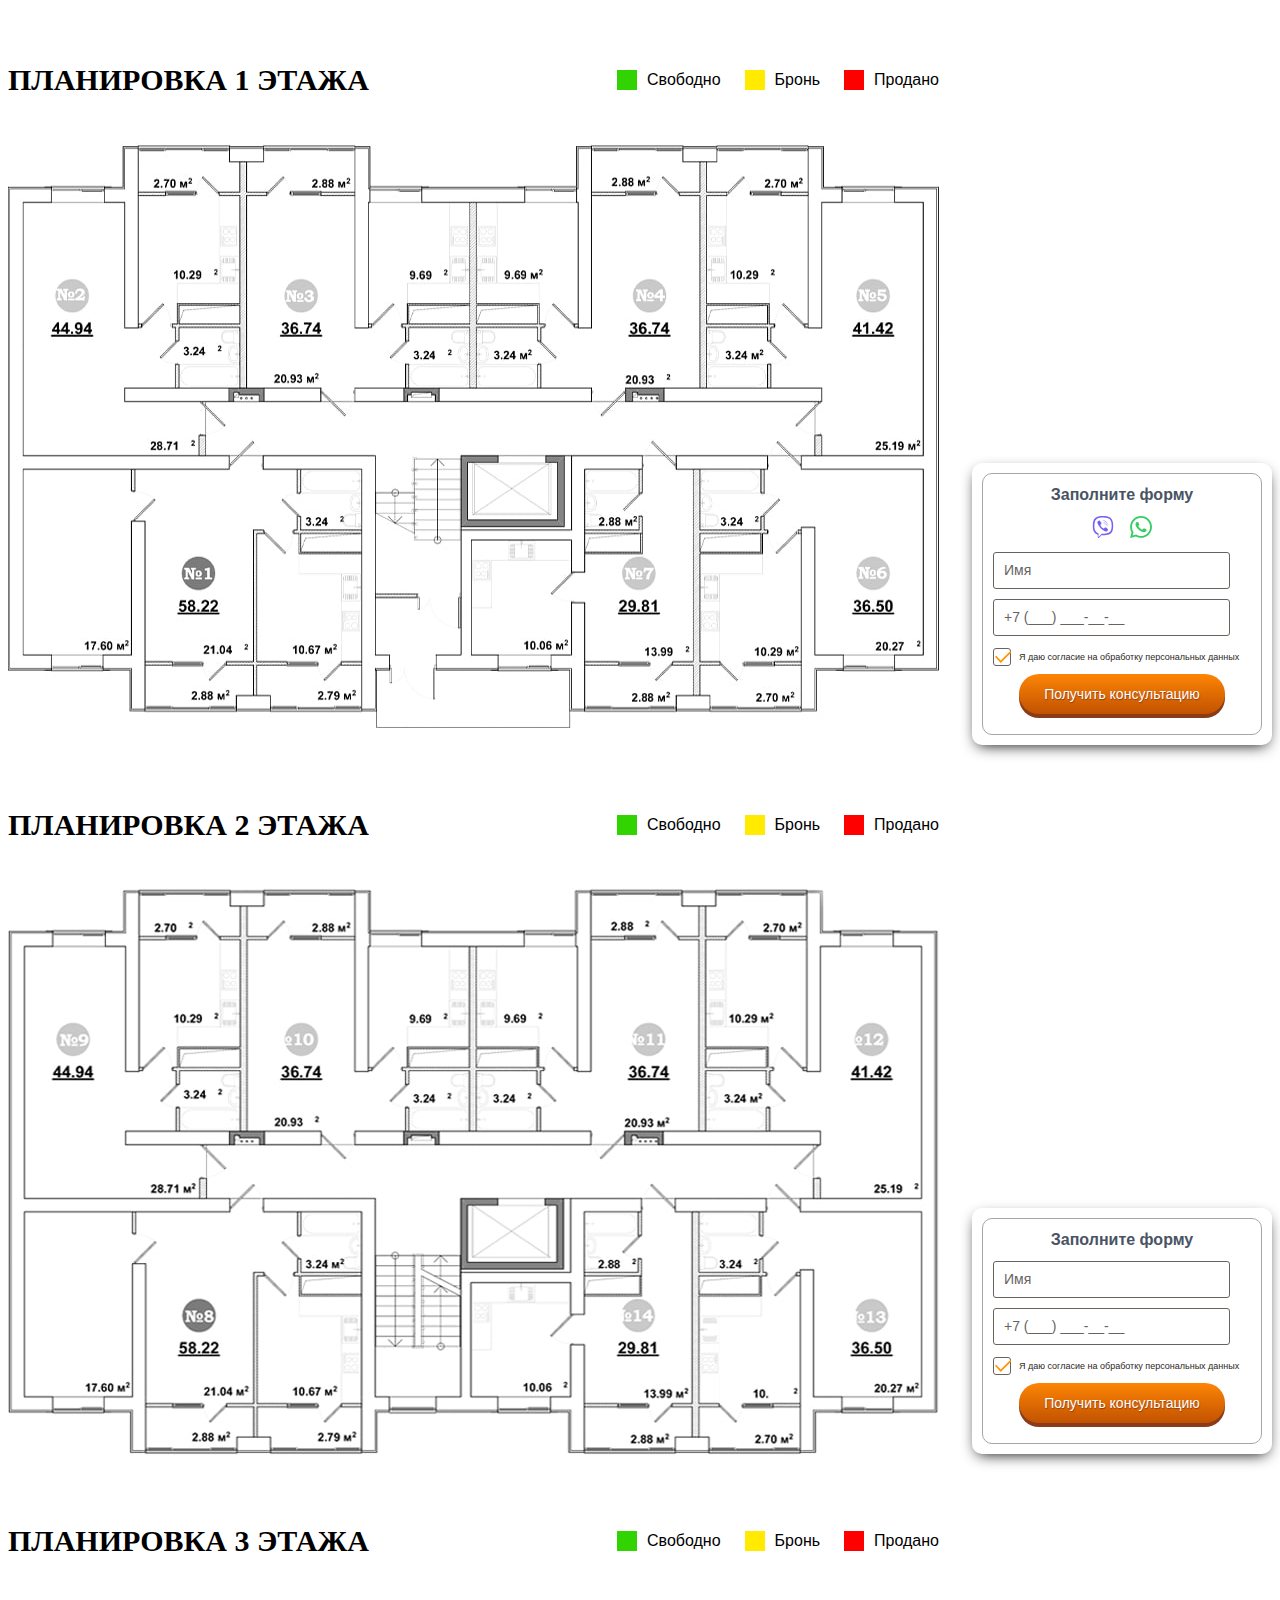
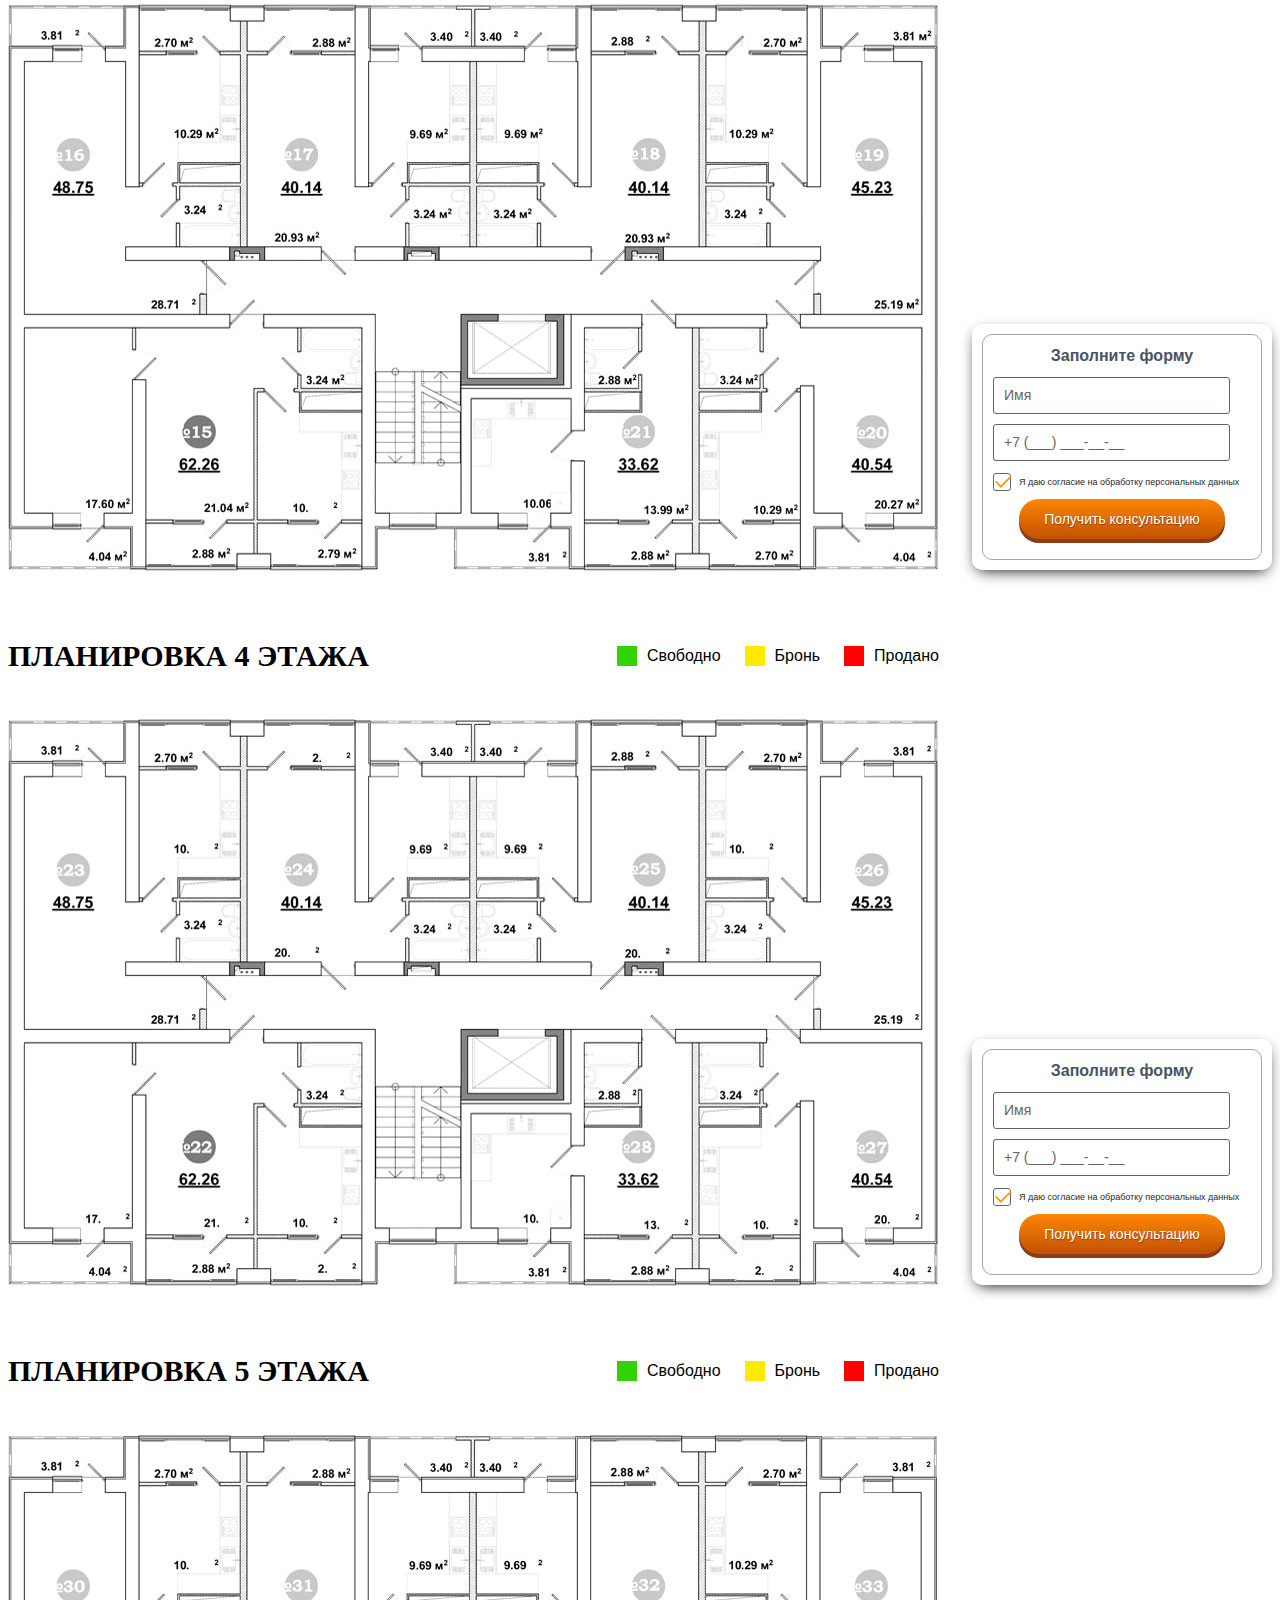
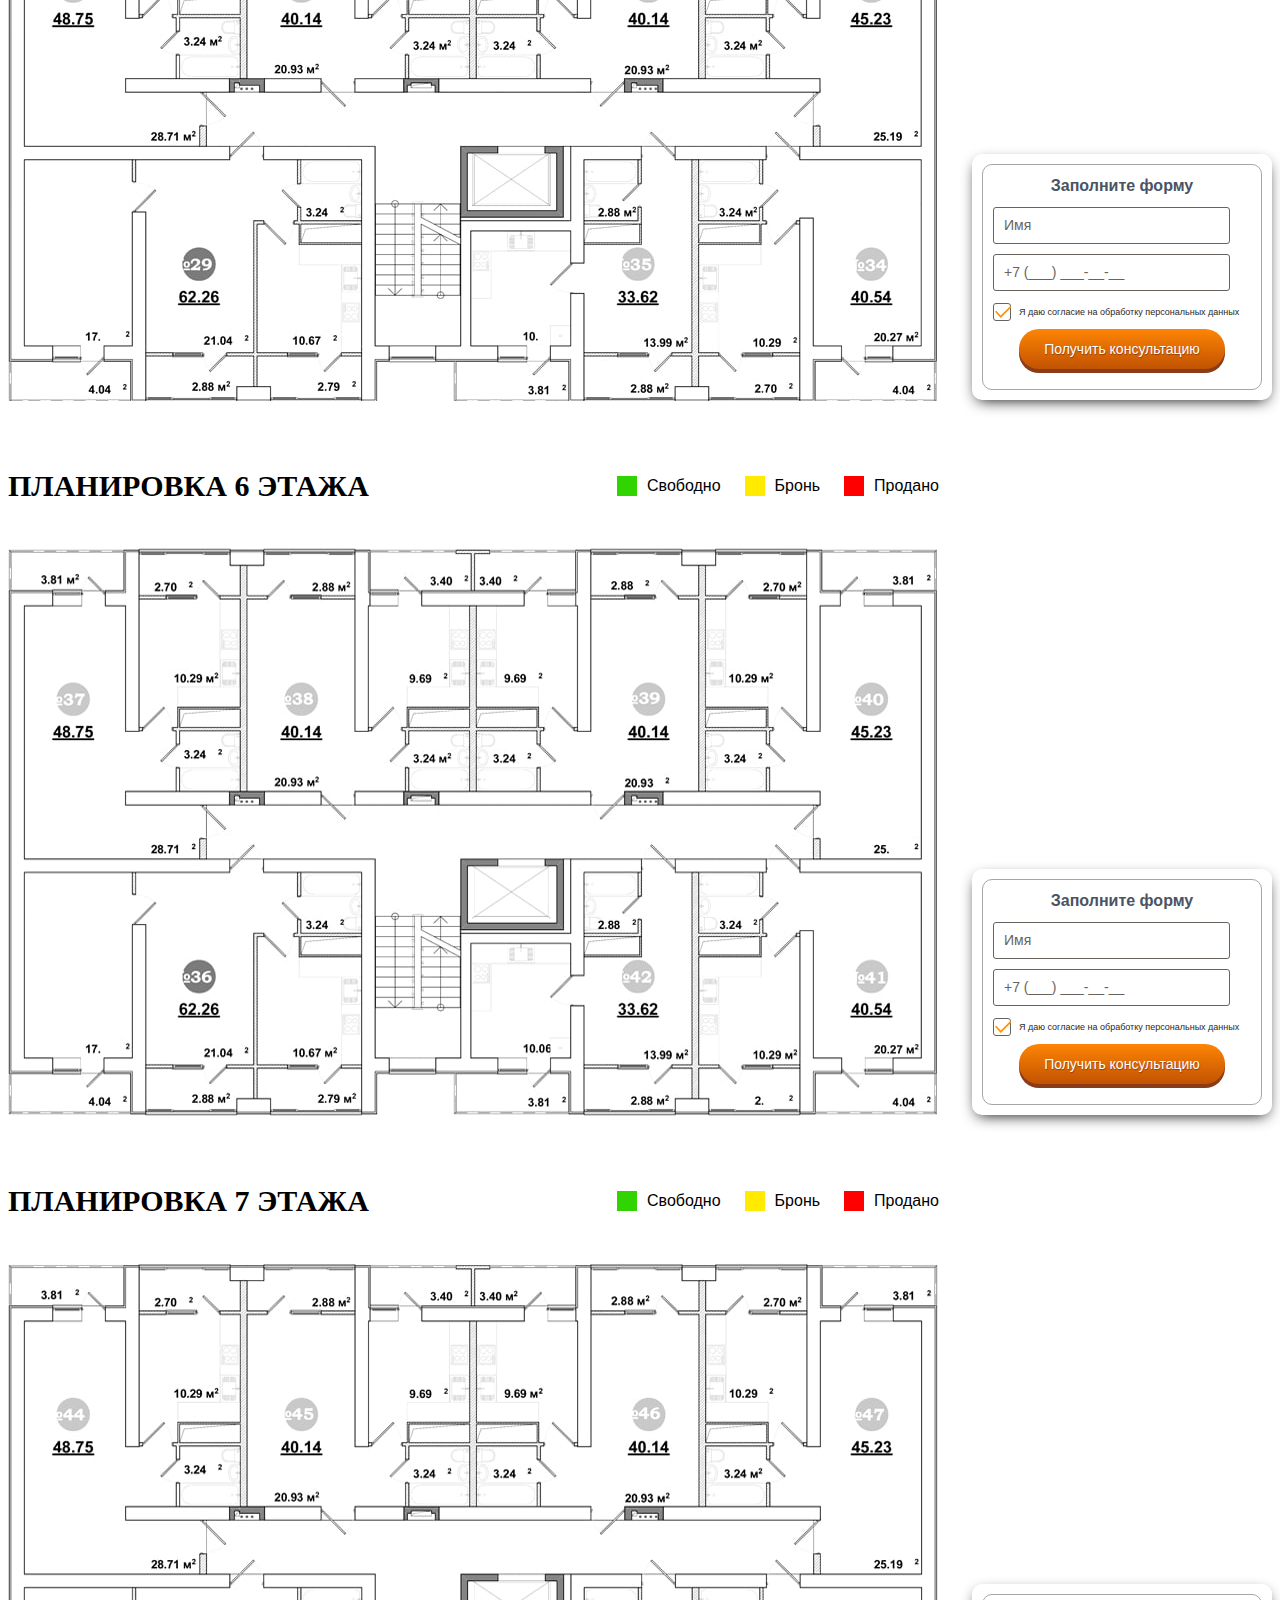
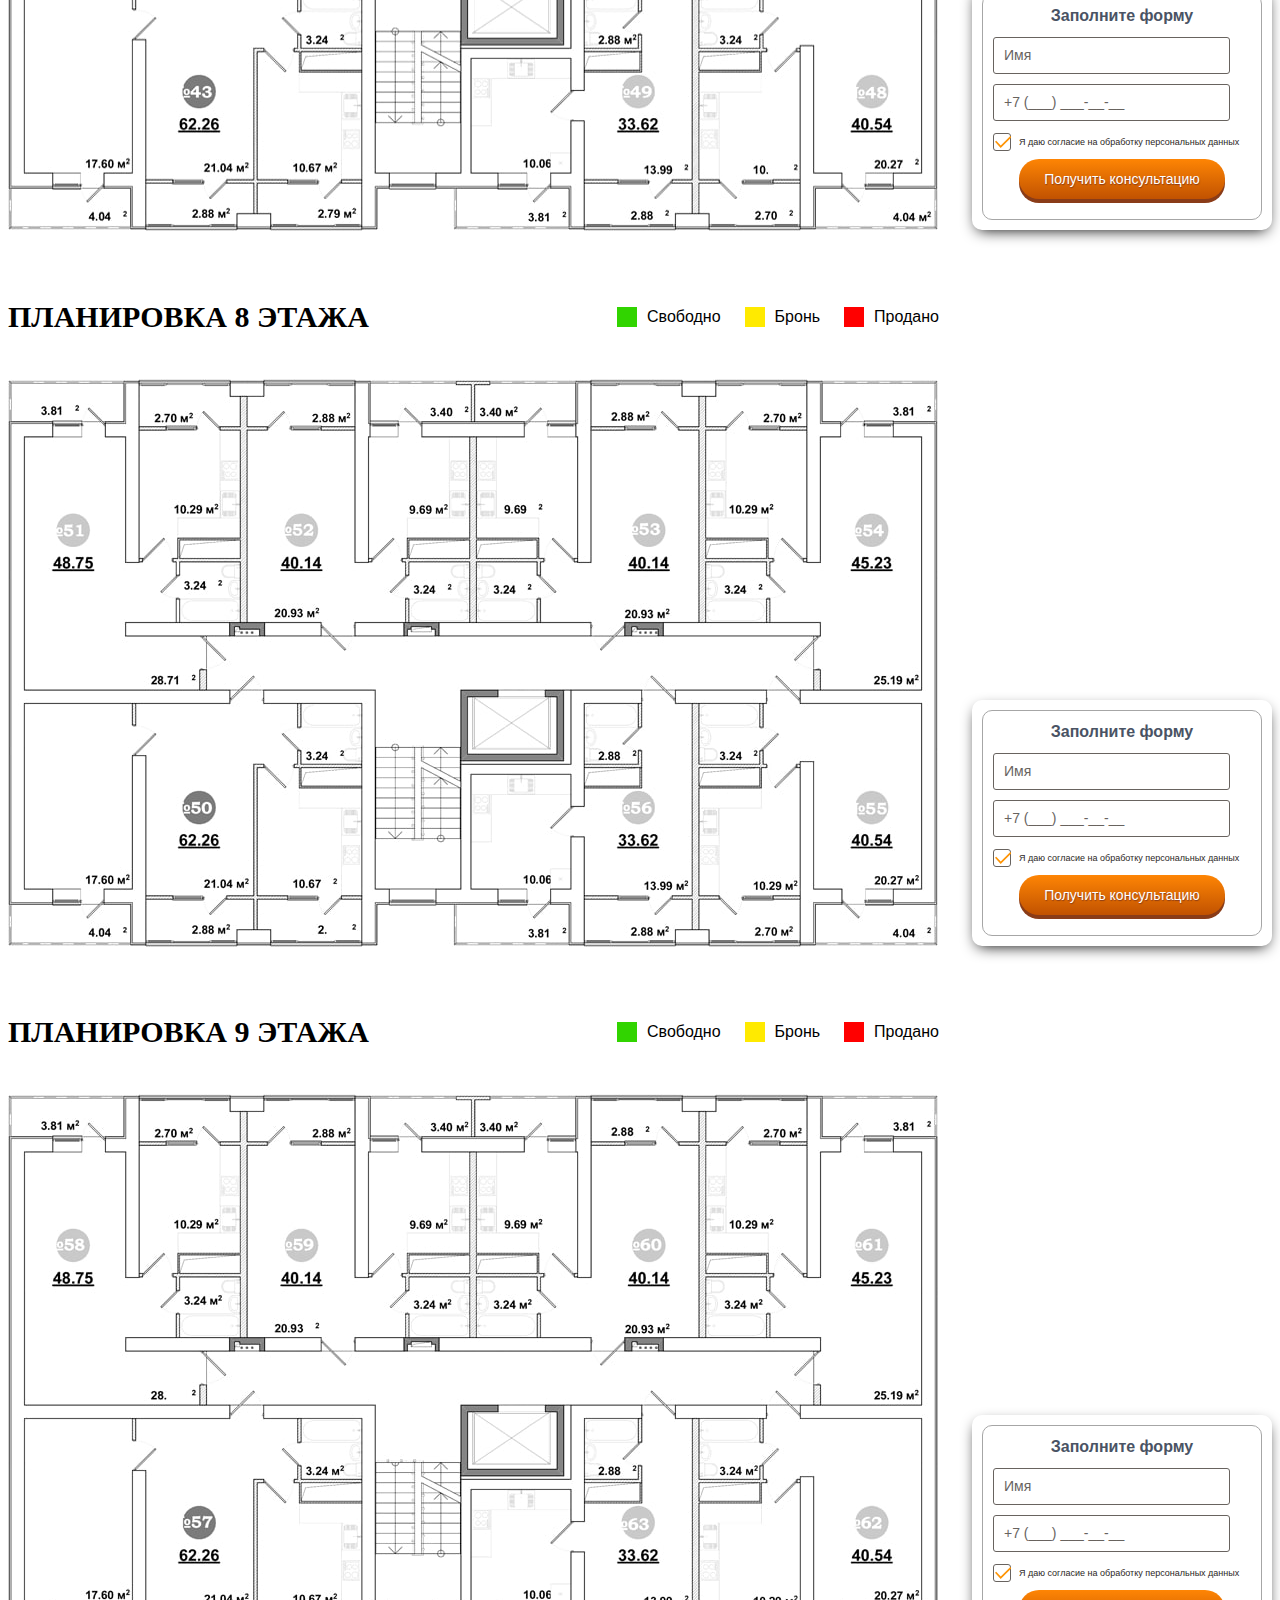
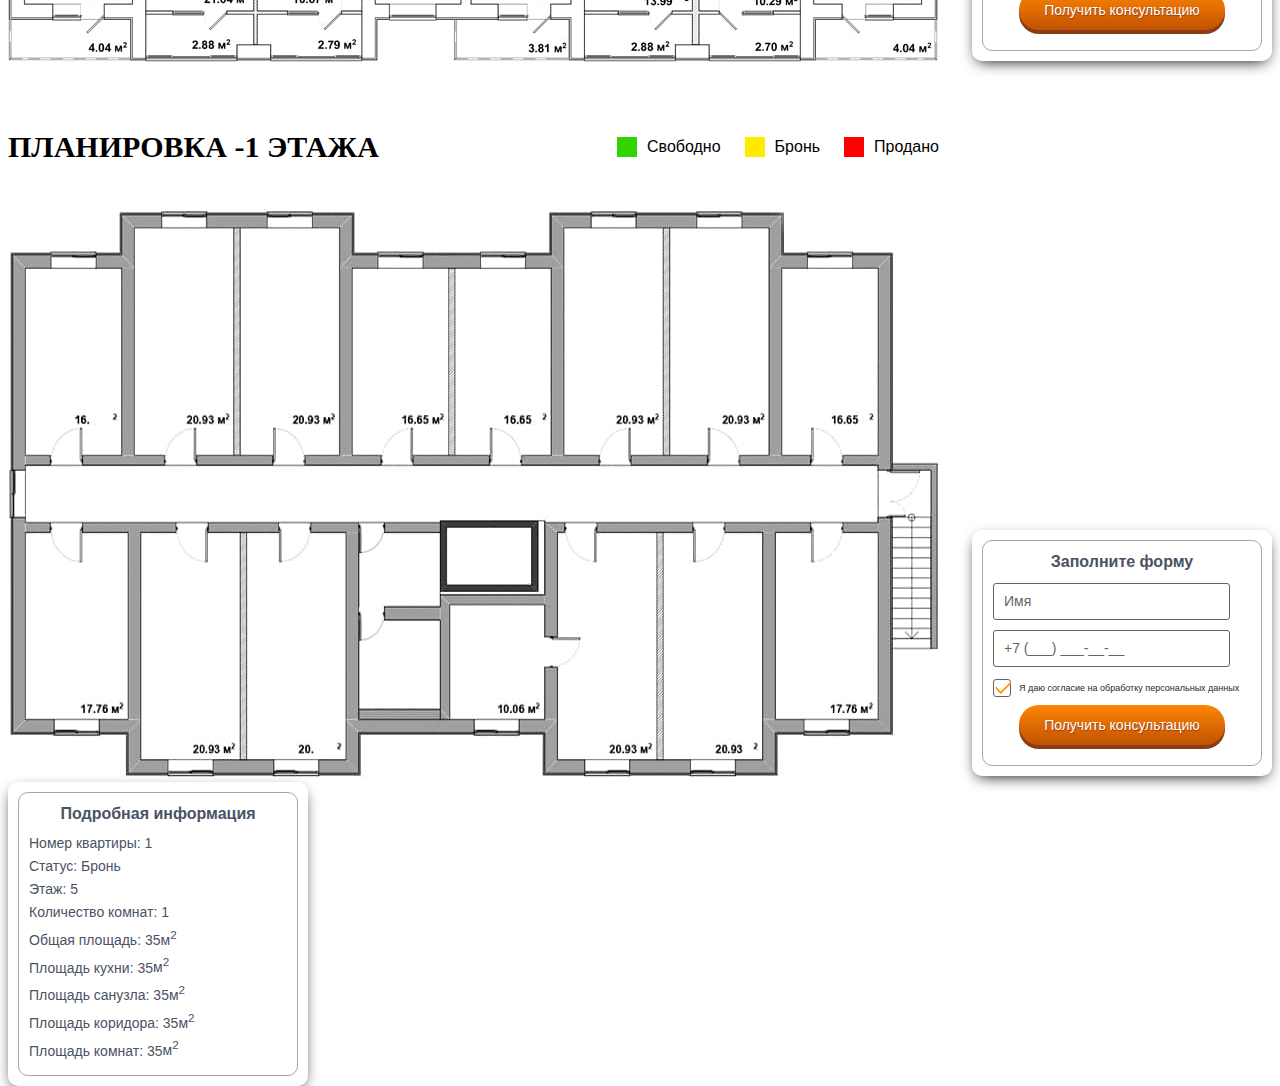
<file: index.html>
<!DOCTYPE html>
<html>
<head>
  <meta charset="utf-8">
  <title>Планировки</title>
  <link rel="stylesheet" href="css/style.css">
</head>
<body>
  <div id="plan_1" class="popup popup_plan">
    <div class="popup__container">
      <div class="popup__inner">
        <div class="title">Планировка <span>1</span> этажа</div>
        <div class="popup__status">
          <span class="popup__status-text popup__status-text--free">Свободно</span>
          <span class="popup__status-text popup__status-text--reserve">Бронь</span>
          <span class="popup__status-text popup__status-text--sold">Продано</span>
        </div>
      </div>
      <div class="img_wr">
        <svg class="svg-floor" viewbox="0 0 931 586">
          <a class="svg-floor__link" href="#">
            <path class="floors floor__apartment-1" id="app-1-1" d="M 120.96723,569.94487 V 529.07248 H 2.3494469 V 312.76396 H 229.99691 l 14.32507,-14.6434 c 5.76924,5.30706 6.65276,6.7475 9.47046,14.6434 h 114.64867 v 257.18092 z" stroke="transparent" stroke-width="5">
          </a>
          <a class="svg-floor__link" href="#">
            <path class="floors floor__apartment-2" id="app-1-2" d="M 2.3494469,311.92777 V 43.89386 H 114.79932 L 114.57423,3.15135 H 231.42942 V 260.99964 H 198.5353 v 2.66118 l 19.18949,18.83555 c -6.14225,5.51774 -12.41574,9.98553 -19.18949,10.45125 v 18.98015 z" stroke="transparent" stroke-width="5">
          </a>
          <a class="svg-floor__link" href="#">
            <path class="floors floor__apartment-3" id="app-1-3" d="M 255.69592,259.362 V 246.59626 H 238.13798 V 17.574641 l 17.55794,-0.03201 V 1.471342 h 107.76942 l -0.20329,41.08428 h 98.87392 V 259.362 l -116.39415,0 c -1.32691,6.31021 -4.27234,10.26981 -9.00912,13.80889 L 322.15513,259.362 Z" stroke="transparent" stroke-width="5">
          </a>
          <a class="svg-floor__link" href="#">
            <path class="floors floor__apartment-4" id="app-1-4" d="m 674.57608,259.36198 v -12.76574 h 17.5579 V 17.57463 l -17.5579,-0.032 V 1.47134 h -107.7694 l 0.2032,41.08428 h -98.87391 v 216.80637 h 116.39421 c 1.3269,6.31021 4.2723,10.26981 9.0091,13.80889 l 14.5776,-13.80889 z" stroke="transparent" stroke-width="5">
          </a>
          <a class="svg-floor__link" href="#">
            <path class="floors floor__apartment-5" id="app-1-5" d="M 696.89942,257.96083 V 2.25097 H 814.8501 V 43.66876 H 929.19923 V 309.50798 H 804.49565 v -18.00774 c -7.9658,-1.30075 -13.67322,-6.09172 -19.35832,-10.91719 l 19.35832,-19.69596 v -2.92626 z" stroke="transparent" stroke-width="5">
          </a>
          <a class="svg-floor__link" href="#">
            <path class="floors floor__apartment-6" id="app-1-6" d="M 690.43689,311.60575 V 569.7021 H 808.5 V 529.50062 H 929.55815 V 311.60575 l -146.77282,-0.39792 -14.1659,-14.00673 c -7.81457,3.20733 -10.69417,8.93421 -11.24063,14.10504 z" stroke="transparent" stroke-width="5">
          </a>
          <a class="svg-floor__link" href="#">
            <path class="floors floor__apartment-7" id="app-1-7" d="m 451.63288,387.1543 0,123.37461 v 18.97171 H 560.64771 V 569.7021 H 685.2361 V 311.60575 h -27.07262 l -14.48703,-14.44073 -8.42058,14.44073 -74.60816,0 v 74.8431 z" stroke="transparent" stroke-width="5">
          </a>
        </svg>
        <img class="floor-img" src="img/1-floor.jpg" width="931" height="586" alt="Планировка квартир на первом этаже">
      </div>
    </div>
    <div class="apartment__form wpcf7 js-back-call">
      <form class="wpcf7-form modal__form--backcall">
        <div class="form__title-container">
          <h2 class="form__subtitle">Заполните форму</h2>
        </div>
        <div class="form__item form__item--messenger">
          <a href="https://api.whatsapp.com/send?phone=79789888880">
            <img class="form__messenger-icon" src="img/viber.svg" width="22" height="22" alt="Иконка мессенджера">
          </a>
          <a href="viber://chat?number=79789888880">
            <img class="form__messenger-icon" src="img/whatsapp.svg" width="22" height="22" alt="Иконка мессенджера">
          </a>
        </div>
        <div class="form__item">
          <span class="wpcf7-form-control-wrap your-name text-input">
            <input class="wpcf7-form-control wpcf7-text wpcf7-name modal__form-input--username form__input form__input--modal" type="text" name="your-name" value="" size="40" aria-required="true" aria-invalid="false" placeholder="Имя">
          </span>
        </div>
        <div class="form__item">
          <span class="wpcf7-form-control-wrap your-tel text-input">
            <input class="wpcf7-form-control wpcf7-text wpcf7-tel form__input form__input--phone form__input--modal" type="tel" name="your-tel" value="" size="40" aria-required="true" aria-invalid="false" placeholder="+7 (___) ___-__-__">
          </span>
        </div>
        <div class="form__item">
          <span class="wpcf7-form-control-wrap accept">
            <span class="wpcf7-form-control wpcf7-checkbox wpcf7-validates-as-required">
              <span class="wpcf7-list-item">
                <label>
                  <input type="checkbox" name="accept" value="Я даю согласие на обработку персональных данных" checked="checked">
                  <span class="wpcf7-list-item-label">Я даю согласие на обработку персональных данных</span>
                </label>
              </span>
            </span>
          </span>
        </div>
        <div class="form__item form__item--submit">
          <div class="btn__wrap btn__wrap--grad">
            <input class="wpcf7-form-control wpcf7-submit xbtn xbtn--grad button form__modal-submit" type="submit" value="Получить консультацию">
          </div>
        </div>
      </form>
    </div>
  </div>
  <div id="plan_2" class="popup popup_plan">
    <div class="popup__container">
      <div class="popup__inner">
        <div class="title">Планировка <span>2</span> этажа</div>
        <div class="popup__status">
          <span class="popup__status-text popup__status-text--free">Свободно</span>
          <span class="popup__status-text popup__status-text--reserve">Бронь</span>
          <span class="popup__status-text popup__status-text--sold">Продано</span>
        </div>
      </div>
      <div class="img_wr">
        <svg class="svg-floor" viewbox="0 0 931 568">
          <a class="svg-floor__link" href="#">
            <path class="floors floor__apartment-1" id="app-2-8" d="M 120.96723,569.94487 V 529.07248 H 2.3494469 V 312.76396 H 229.99691 l 14.32507,-14.6434 c 5.76924,5.30706 6.65276,6.7475 9.47046,14.6434 h 114.64867 v 257.18092 z" stroke="transparent" stroke-width="5">
          </a>
          <a class="svg-floor__link" href="">
            <path class="floors floor__apartment-2" id="app-2-9" d="M 2.3494469,311.92777 V 43.89386 H 114.79932 L 114.57423,3.15135 H 231.42942 V 260.99964 H 198.5353 v 2.66118 l 19.18949,18.83555 c -6.14225,5.51774 -12.41574,9.98553 -19.18949,10.45125 v 18.98015 z" stroke="transparent" stroke-width="5">
          </a>
          <a class="svg-floor__link" href="#">
            <path class="floors floor__apartment-3" id="app-2-10" d="M 255.69592,259.362 V 246.59626 H 238.13798 V 17.574641 l 17.55794,-0.03201 V 1.471342 h 107.76942 l -0.20329,41.08428 h 98.87392 V 259.362 l -116.39415,0 c -1.32691,6.31021 -4.27234,10.26981 -9.00912,13.80889 L 322.15513,259.362 Z" stroke="transparent" stroke-width="5">
          </a>
          <a class="svg-floor__link" href="#">
            <path class="floors floor__apartment-4" id="app-2-11" d="m 674.57608,259.36198 v -12.76574 h 17.5579 V 17.57463 l -17.5579,-0.032 V 1.47134 h -107.7694 l 0.2032,41.08428 h -98.87391 v 216.80637 h 116.39421 c 1.3269,6.31021 4.2723,10.26981 9.0091,13.80889 l 14.5776,-13.80889 z" stroke="transparent" stroke-width="5">
          </a>
          <a class="svg-floor__link" href="#">
            <path class="floors floor__apartment-5" id="app-2-12" d="M 696.89942,257.96083 V 2.25097 H 814.8501 V 43.66876 H 929.19923 V 309.50798 H 804.49565 v -18.00774 c -7.9658,-1.30075 -13.67322,-6.09172 -19.35832,-10.91719 l 19.35832,-19.69596 v -2.92626 z" stroke="transparent" stroke-width="5">
          </a>
          <a class="svg-floor__link" href="#">
            <path class="floors floor__apartment-6" id="app-2-13" d="M 690.43689,311.60575 V 569.7021 H 808.5 V 529.50062 H 929.55815 V 311.60575 l -146.77282,-0.39792 -14.1659,-14.00673 c -7.81457,3.20733 -10.69417,8.93421 -11.24063,14.10504 z" stroke="transparent" stroke-width="5">
          </a>
          <a class="svg-floor__link" href="#">
            <path class="floors floor__apartment-7" id="app-2-14" d="m 451.63288,387.1543 0,123.37461 v 18.97171 H 560.64771 V 569.7021 H 685.2361 V 311.60575 h -27.07262 l -14.48703,-14.44073 -8.42058,14.44073 -74.60816,0 v 74.8431 z" stroke="transparent" stroke-width="5">
          </a>
        </svg>
        <img class="floor-img" src="img/2-floor.jpg" width="931" height="568" alt="Планировка квартир на первом этаже">
      </div>
    </div>
    <div class="apartment__form wpcf7 js-back-call">
      <form class="wpcf7-form modal__form--backcall">
        <div class="form__title-container">
          <h2 class="form__subtitle">Заполните форму</h2>
        </div>
        <div class="form__item">
          <span class="wpcf7-form-control-wrap your-name text-input">
            <input class="wpcf7-form-control wpcf7-text wpcf7-name modal__form-input--username form__input form__input--modal" type="text" name="your-name" value="" size="40" aria-required="true" aria-invalid="false" placeholder="Имя">
          </span>
        </div>
        <div class="form__item">
          <span class="wpcf7-form-control-wrap your-tel text-input">
            <input class="wpcf7-form-control wpcf7-text wpcf7-tel form__input form__input--phone form__input--modal" type="tel" name="your-tel" value="" size="40" aria-required="true" aria-invalid="false" placeholder="+7 (___) ___-__-__">
          </span>
        </div>
        <div class="form__item">
          <span class="wpcf7-form-control-wrap accept">
            <span class="wpcf7-form-control wpcf7-checkbox wpcf7-validates-as-required">
              <span class="wpcf7-list-item">
                <label>
                  <input type="checkbox" name="accept" value="Я даю согласие на обработку персональных данных" checked="checked">
                  <span class="wpcf7-list-item-label">Я даю согласие на обработку персональных данных</span>
                </label>
              </span>
            </span>
          </span>
        </div>
        <div class="form__item form__item--submit">
          <div class="btn__wrap btn__wrap--grad">
            <input class="wpcf7-form-control wpcf7-submit xbtn xbtn--grad button form__modal-submit" type="submit" value="Получить консультацию">
          </div>
        </div>
      </form>
    </div>
  </div>
  <div id="plan_3" class="popup popup_plan">
    <div class="popup__container">
      <div class="popup__inner">
        <div class="title">Планировка <span>3</span> этажа</div>
        <div class="popup__status">
          <span class="popup__status-text popup__status-text--free">Свободно</span>
          <span class="popup__status-text popup__status-text--reserve">Бронь</span>
          <span class="popup__status-text popup__status-text--sold">Продано</span>
        </div>
      </div>
      <div class="img_wr">
        <svg class="svg-floor" viewbox="0 0 931 568">
          <a class="svg-floor__link" href="#">
            <path class="floors floor__apartment-1" id="app-3-15" d="M 2.7011605,310.41988 H 230.51681 l 14.79569,-14.57613 c 4.79996,4.25469 7.91085,9.24131 10.21821,14.57613 H 367.5625 V 567.71836 H 2.7011605 Z" stroke="transparent" stroke-width="5">
          </a>
          <a class="svg-floor__link" href="#">
            <path class="floors floor__apartment-2" id="app-3-16" d="M 2.7011605,309.35922 V 2.5 H 232.28458 v 255.59397 h -33.4108 v 3.09353 l 19.62221,19.35711 c -6.44715,6.83714 -13.00896,10.06227 -19.62221,11.66727 v 17.14734 z" stroke="transparent" stroke-width="5">
          </a>
          <a class="svg-floor__link" href="#">
            <path class="floors floor__apartment-3" id="app-3-17" d="m 237.58958,1.27334 h 227.96515 l -2.13881,256.68749 H 345.95037 c -0.63937,6.48241 -3.93208,11.07576 -8.75421,14.4144 l -14.96174,-14.4144 h -84.64484 z" stroke="transparent" stroke-width="5">
          </a>
          <a class="svg-floor__link" href="#">
            <path class="floors floor__apartment-4" id="app-3-18" d="M 465.55473,257.96083 V 1.27334 H 692.34121 V 257.96083 H 608.26759 L 593.6363,272.4233 c -5.24626,-3.54711 -9.71175,-7.64832 -10.35444,-14.46247 z" stroke="transparent" stroke-width="5">
          </a>
          <a class="svg-floor__link" href="#">
            <path class="floors floor__apartment-5" id="app-3-19" d="m 696.78687,1.27334 h 233.31274 v 310.7107 H 804.72075 v -20.99027 c -12.47266,0.0743 -14.99434,-5.43705 -19.24577,-10.46699 l 19.24577,-22.56595 H 696.78687 Z" stroke="transparent" stroke-width="5">
          </a>
          <a class="svg-floor__link" href="#">
            <path class="floors floor__apartment-6" id="app-3-20" d="m 689.69633,311.98404 h 68.73639 c 0.51005,-5.13494 2.96357,-10.43888 10.34588,-16.17141 l 15.43924,16.17141 H 930.09961 V 569.18266 H 689.69633 Z" stroke="transparent" stroke-width="5">
          </a>
          <a class="svg-floor__link" href="#">
            <path class="floors floor__apartment-7" id="app-3-21" d="m 561.86096,384.56438 0.31834,-72.58034 h 71.58049 c 0.68601,-4.65218 3.28519,-10.79944 10.467,-15.64422 l 15.98187,15.64422 h 25.08663 V 569.18266 H 445.56927 V 526.5258 h -18.96081 v -17.90634 h 25.10865 V 385.3443 Z" stroke="transparent" stroke-width="5">
          </a>
        </svg>
        <img class="floor-img" src="img/3-floor.jpg" width="931" height="568" alt="Планировка квартир на первом этаже">
      </div>
    </div>
    <div class="apartment__form wpcf7 js-back-call">
      <form class="wpcf7-form modal__form--backcall">
        <div class="form__title-container">
          <h2 class="form__subtitle">Заполните форму</h2>
        </div>
        <div class="form__item">
          <span class="wpcf7-form-control-wrap your-name text-input">
            <input class="wpcf7-form-control wpcf7-text wpcf7-name modal__form-input--username form__input form__input--modal" type="text" name="your-name" value="" size="40" aria-required="true" aria-invalid="false" placeholder="Имя">
          </span>
        </div>
        <div class="form__item">
          <span class="wpcf7-form-control-wrap your-tel text-input">
            <input class="wpcf7-form-control wpcf7-text wpcf7-tel form__input form__input--phone form__input--modal" type="tel" name="your-tel" value="" size="40" aria-required="true" aria-invalid="false" placeholder="+7 (___) ___-__-__">
          </span>
        </div>
        <div class="form__item">
          <span class="wpcf7-form-control-wrap accept">
            <span class="wpcf7-form-control wpcf7-checkbox wpcf7-validates-as-required">
              <span class="wpcf7-list-item">
                <label>
                  <input type="checkbox" name="accept" value="Я даю согласие на обработку персональных данных" checked="checked">
                  <span class="wpcf7-list-item-label">Я даю согласие на обработку персональных данных</span>
                </label>
              </span>
            </span>
          </span>
        </div>
        <div class="form__item form__item--submit">
          <div class="btn__wrap btn__wrap--grad">
            <input class="wpcf7-form-control wpcf7-submit xbtn xbtn--grad button form__modal-submit" type="submit" value="Получить консультацию">
          </div>
        </div>
      </form>
    </div>
  </div>
  <div id="plan_4" class="popup popup_plan">
    <div class="popup__container">
      <div class="popup__inner">
        <div class="title">Планировка <span>4</span> этажа</div>
        <div class="popup__status">
          <span class="popup__status-text popup__status-text--free">Свободно</span>
          <span class="popup__status-text popup__status-text--reserve">Бронь</span>
          <span class="popup__status-text popup__status-text--sold">Продано</span>
        </div>
      </div>
      <div class="img_wr">
        <svg class="svg-floor" viewbox="0 0 931 568">
          <a class="svg-floor__link" href="#">
            <path class="floors floor__apartment-1" id="app-4-22" d="M 2.7011605,310.41988 H 230.51681 l 14.79569,-14.57613 c 4.79996,4.25469 7.91085,9.24131 10.21821,14.57613 H 367.5625 V 567.71836 H 2.7011605 Z" stroke="transparent" stroke-width="5">
          </a>
          <a class="svg-floor__link" href="#">
            <path class="floors floor__apartment-2" id="app-4-23" d="M 2.7011605,309.35922 V 2.5 H 232.28458 v 255.59397 h -33.4108 v 3.09353 l 19.62221,19.35711 c -6.44715,6.83714 -13.00896,10.06227 -19.62221,11.66727 v 17.14734 z" stroke="transparent" stroke-width="5">
          </a>
          <a class="svg-floor__link" href="#">
            <path class="floors floor__apartment-3" id="app-4-24" d="m 237.58958,1.27334 h 227.96515 l -2.13881,256.68749 H 345.95037 c -0.63937,6.48241 -3.93208,11.07576 -8.75421,14.4144 l -14.96174,-14.4144 h -84.64484 z" stroke="transparent" stroke-width="5">
          </a>
          <a class="svg-floor__link" href="#">
            <path class="floors floor__apartment-4" id="app-4-25" d="M 465.55473,257.96083 V 1.27334 H 692.34121 V 257.96083 H 608.26759 L 593.6363,272.4233 c -5.24626,-3.54711 -9.71175,-7.64832 -10.35444,-14.46247 z" stroke="transparent" stroke-width="5">
          </a>
          <a class="svg-floor__link" href="#">
            <path class="floors floor__apartment-5" id="app-4-26" d="m 696.78687,1.27334 h 233.31274 v 310.7107 H 804.72075 v -20.99027 c -12.47266,0.0743 -14.99434,-5.43705 -19.24577,-10.46699 l 19.24577,-22.56595 H 696.78687 Z" stroke="transparent" stroke-width="5">
          </a>
          <a class="svg-floor__link" href="#">
            <path class="floors floor__apartment-6" id="app-4-27" d="m 689.69633,311.98404 h 68.73639 c 0.51005,-5.13494 2.96357,-10.43888 10.34588,-16.17141 l 15.43924,16.17141 H 930.09961 V 569.18266 H 689.69633 Z" stroke="transparent" stroke-width="5">
          </a>
          <a class="svg-floor__link" href="#">
            <path class="floors floor__apartment-7" id="app-4-28" d="m 561.86096,384.56438 0.31834,-72.58034 h 71.58049 c 0.68601,-4.65218 3.28519,-10.79944 10.467,-15.64422 l 15.98187,15.64422 h 25.08663 V 569.18266 H 445.56927 V 526.5258 h -18.96081 v -17.90634 h 25.10865 V 385.3443 Z" stroke="transparent" stroke-width="5">
          </a>
        </svg>
        <img class="floor-img" src="img/4-floor.jpg" width="931" height="568" alt="Планировка квартир на первом этаже">
      </div>
    </div>
    <div class="apartment__form wpcf7 js-back-call">
      <form class="wpcf7-form modal__form--backcall">
        <div class="form__title-container">
          <h2 class="form__subtitle">Заполните форму</h2>
        </div>
        <div class="form__item">
          <span class="wpcf7-form-control-wrap your-name text-input">
            <input class="wpcf7-form-control wpcf7-text wpcf7-name modal__form-input--username form__input form__input--modal" type="text" name="your-name" value="" size="40" aria-required="true" aria-invalid="false" placeholder="Имя">
          </span>
        </div>
        <div class="form__item">
          <span class="wpcf7-form-control-wrap your-tel text-input">
            <input class="wpcf7-form-control wpcf7-text wpcf7-tel form__input form__input--phone form__input--modal" type="tel" name="your-tel" value="" size="40" aria-required="true" aria-invalid="false" placeholder="+7 (___) ___-__-__">
          </span>
        </div>
        <div class="form__item">
          <span class="wpcf7-form-control-wrap accept">
            <span class="wpcf7-form-control wpcf7-checkbox wpcf7-validates-as-required">
              <span class="wpcf7-list-item">
                <label>
                  <input type="checkbox" name="accept" value="Я даю согласие на обработку персональных данных" checked="checked">
                  <span class="wpcf7-list-item-label">Я даю согласие на обработку персональных данных</span>
                </label>
              </span>
            </span>
          </span>
        </div>
        <div class="form__item form__item--submit">
          <div class="btn__wrap btn__wrap--grad">
            <input class="wpcf7-form-control wpcf7-submit xbtn xbtn--grad button form__modal-submit" type="submit" value="Получить консультацию">
          </div>
        </div>
      </form>
    </div>
  </div>
  <div id="plan_5" class="popup popup_plan">
    <div class="popup__container">
      <div class="popup__inner">
        <div class="title">Планировка <span>5</span> этажа</div>
        <div class="popup__status">
          <span class="popup__status-text popup__status-text--free">Свободно</span>
          <span class="popup__status-text popup__status-text--reserve">Бронь</span>
          <span class="popup__status-text popup__status-text--sold">Продано</span>
        </div>
      </div>
      <div class="img_wr">
        <svg class="svg-floor" viewbox="0 0 931 568">
          <a class="svg-floor__link" href="#">
            <path class="floors floor__apartment-1" id="app-5-29" d="M 2.7011605,310.41988 H 230.51681 l 14.79569,-14.57613 c 4.79996,4.25469 7.91085,9.24131 10.21821,14.57613 H 367.5625 V 567.71836 H 2.7011605 Z" stroke="transparent" stroke-width="5">
          </a>
          <a class="svg-floor__link" href="#">
            <path class="floors floor__apartment-2" id="app-5-30" d="M 2.7011605,309.35922 V 2.5 H 232.28458 v 255.59397 h -33.4108 v 3.09353 l 19.62221,19.35711 c -6.44715,6.83714 -13.00896,10.06227 -19.62221,11.66727 v 17.14734 z" stroke="transparent" stroke-width="5">
          </a>
          <a class="svg-floor__link" href="#">
            <path class="floors floor__apartment-3" id="app-5-31" d="m 237.58958,1.27334 h 227.96515 l -2.13881,256.68749 H 345.95037 c -0.63937,6.48241 -3.93208,11.07576 -8.75421,14.4144 l -14.96174,-14.4144 h -84.64484 z" stroke="transparent" stroke-width="5">
          </a>
          <a class="svg-floor__link" href="#">
            <path class="floors floor__apartment-4" id="app-5-32" d="M 465.55473,257.96083 V 1.27334 H 692.34121 V 257.96083 H 608.26759 L 593.6363,272.4233 c -5.24626,-3.54711 -9.71175,-7.64832 -10.35444,-14.46247 z" stroke="transparent" stroke-width="5">
          </a>
          <a class="svg-floor__link" href="#">
            <path class="floors floor__apartment-5" id="app-5-33" d="m 696.78687,1.27334 h 233.31274 v 310.7107 H 804.72075 v -20.99027 c -12.47266,0.0743 -14.99434,-5.43705 -19.24577,-10.46699 l 19.24577,-22.56595 H 696.78687 Z" stroke="transparent" stroke-width="5">
          </a>
          <a class="svg-floor__link" href="#">
            <path class="floors floor__apartment-6" id="app-5-34" d="m 689.69633,311.98404 h 68.73639 c 0.51005,-5.13494 2.96357,-10.43888 10.34588,-16.17141 l 15.43924,16.17141 H 930.09961 V 569.18266 H 689.69633 Z" stroke="transparent" stroke-width="5">
          </a>
          <a class="svg-floor__link" href="#">
            <path class="floors floor__apartment-7" id="app-5-35" d="m 561.86096,384.56438 0.31834,-72.58034 h 71.58049 c 0.68601,-4.65218 3.28519,-10.79944 10.467,-15.64422 l 15.98187,15.64422 h 25.08663 V 569.18266 H 445.56927 V 526.5258 h -18.96081 v -17.90634 h 25.10865 V 385.3443 Z" stroke="transparent" stroke-width="5">
          </a>
        </svg>
        <img class="floor-img" src="img/5-floor.jpg" width="931" height="568" alt="Планировка квартир на первом этаже">
      </div>
    </div>
    <div class="apartment__form wpcf7 js-back-call">
      <form class="wpcf7-form modal__form--backcall">
        <div class="form__title-container">
          <h2 class="form__subtitle">Заполните форму</h2>
        </div>
        <div class="form__item">
          <span class="wpcf7-form-control-wrap your-name text-input">
            <input class="wpcf7-form-control wpcf7-text wpcf7-name modal__form-input--username form__input form__input--modal" type="text" name="your-name" value="" size="40" aria-required="true" aria-invalid="false" placeholder="Имя">
          </span>
        </div>
        <div class="form__item">
          <span class="wpcf7-form-control-wrap your-tel text-input">
            <input class="wpcf7-form-control wpcf7-text wpcf7-tel form__input form__input--phone form__input--modal" type="tel" name="your-tel" value="" size="40" aria-required="true" aria-invalid="false" placeholder="+7 (___) ___-__-__">
          </span>
        </div>
        <div class="form__item">
          <span class="wpcf7-form-control-wrap accept">
            <span class="wpcf7-form-control wpcf7-checkbox wpcf7-validates-as-required">
              <span class="wpcf7-list-item">
                <label>
                  <input type="checkbox" name="accept" value="Я даю согласие на обработку персональных данных" checked="checked">
                  <span class="wpcf7-list-item-label">Я даю согласие на обработку персональных данных</span>
                </label>
              </span>
            </span>
          </span>
        </div>
        <div class="form__item form__item--submit">
          <div class="btn__wrap btn__wrap--grad">
            <input class="wpcf7-form-control wpcf7-submit xbtn xbtn--grad button form__modal-submit" type="submit" value="Получить консультацию">
          </div>
        </div>
      </form>
    </div>
  </div>
  <div id="plan_6" class="popup popup_plan">
    <div class="popup__container">
      <div class="popup__inner">
        <div class="title">Планировка <span>6</span> этажа</div>
        <div class="popup__status">
          <span class="popup__status-text popup__status-text--free">Свободно</span>
          <span class="popup__status-text popup__status-text--reserve">Бронь</span>
          <span class="popup__status-text popup__status-text--sold">Продано</span>
        </div>
      </div>
      <div class="img_wr">
        <svg class="svg-floor" viewbox="0 0 931 568">
          <a class="svg-floor__link" href="">
            <path class="floors floor__apartment-1" id="app-6-36" d="M 2.7011605,310.41988 H 230.51681 l 14.79569,-14.57613 c 4.79996,4.25469 7.91085,9.24131 10.21821,14.57613 H 367.5625 V 567.71836 H 2.7011605 Z" stroke="transparent" stroke-width="5">
          </a>
          <a class="svg-floor__link" href="">
            <path class="floors floor__apartment-2" id="app-6-37" d="M 2.7011605,309.35922 V 2.5 H 232.28458 v 255.59397 h -33.4108 v 3.09353 l 19.62221,19.35711 c -6.44715,6.83714 -13.00896,10.06227 -19.62221,11.66727 v 17.14734 z" stroke="transparent" stroke-width="5">
          </a>
          <a class="svg-floor__link" href="">
            <path class="floors floor__apartment-3" id="app-6-38" d="m 237.58958,1.27334 h 227.96515 l -2.13881,256.68749 H 345.95037 c -0.63937,6.48241 -3.93208,11.07576 -8.75421,14.4144 l -14.96174,-14.4144 h -84.64484 z" stroke="transparent" stroke-width="5">
          </a>
          <a class="svg-floor__link" href="">
            <path class="floors floor__apartment-4" id="app-6-39" d="M 465.55473,257.96083 V 1.27334 H 692.34121 V 257.96083 H 608.26759 L 593.6363,272.4233 c -5.24626,-3.54711 -9.71175,-7.64832 -10.35444,-14.46247 z" stroke="transparent" stroke-width="5">
          </a>
          <a class="svg-floor__link" href="">
            <path class="floors floor__apartment-5" id="app-6-40" d="m 696.78687,1.27334 h 233.31274 v 310.7107 H 804.72075 v -20.99027 c -12.47266,0.0743 -14.99434,-5.43705 -19.24577,-10.46699 l 19.24577,-22.56595 H 696.78687 Z" stroke="transparent" stroke-width="5">
          </a>
          <a class="svg-floor__link" href="">
            <path class="floors floor__apartment-6" id="app-6-41" d="m 689.69633,311.98404 h 68.73639 c 0.51005,-5.13494 2.96357,-10.43888 10.34588,-16.17141 l 15.43924,16.17141 H 930.09961 V 569.18266 H 689.69633 Z" stroke="transparent" stroke-width="5">
          </a>
          <a class="svg-floor__link" href="">
            <path class="floors floor__apartment-7" id="app-6-42" d="m 561.86096,384.56438 0.31834,-72.58034 h 71.58049 c 0.68601,-4.65218 3.28519,-10.79944 10.467,-15.64422 l 15.98187,15.64422 h 25.08663 V 569.18266 H 445.56927 V 526.5258 h -18.96081 v -17.90634 h 25.10865 V 385.3443 Z" stroke="transparent" stroke-width="5">
          </a>
        </svg>
        <img class="floor-img" src="img/6-floor.jpg" width="931" height="568" alt="Планировка квартир на первом этаже">
      </div>
    </div>
    <div class="apartment__form wpcf7 js-back-call">
      <form class="wpcf7-form modal__form--backcall">
        <div class="form__title-container">
          <h2 class="form__subtitle">Заполните форму</h2>
        </div>
        <div class="form__item">
          <span class="wpcf7-form-control-wrap your-name text-input">
            <input class="wpcf7-form-control wpcf7-text wpcf7-name modal__form-input--username form__input form__input--modal" type="text" name="your-name" value="" size="40" aria-required="true" aria-invalid="false" placeholder="Имя">
          </span>
        </div>
        <div class="form__item">
          <span class="wpcf7-form-control-wrap your-tel text-input">
            <input class="wpcf7-form-control wpcf7-text wpcf7-tel form__input form__input--phone form__input--modal" type="tel" name="your-tel" value="" size="40" aria-required="true" aria-invalid="false" placeholder="+7 (___) ___-__-__">
          </span>
        </div>
        <div class="form__item">
          <span class="wpcf7-form-control-wrap accept">
            <span class="wpcf7-form-control wpcf7-checkbox wpcf7-validates-as-required">
              <span class="wpcf7-list-item">
                <label>
                  <input type="checkbox" name="accept" value="Я даю согласие на обработку персональных данных" checked="checked">
                  <span class="wpcf7-list-item-label">Я даю согласие на обработку персональных данных</span>
                </label>
              </span>
            </span>
          </span>
        </div>
        <div class="form__item form__item--submit">
          <div class="btn__wrap btn__wrap--grad">
            <input class="wpcf7-form-control wpcf7-submit xbtn xbtn--grad button form__modal-submit" type="submit" value="Получить консультацию">
          </div>
        </div>
      </form>
    </div>
  </div>
  <div id="plan_7" class="popup popup_plan">
    <div class="popup__container">
      <div class="popup__inner">
        <div class="title">Планировка <span>7</span> этажа</div>
        <div class="popup__status">
          <span class="popup__status-text popup__status-text--free">Свободно</span>
          <span class="popup__status-text popup__status-text--reserve">Бронь</span>
          <span class="popup__status-text popup__status-text--sold">Продано</span>
        </div>
      </div>
      <div class="img_wr">
        <svg class="svg-floor" viewbox="0 0 931 568">
          <a class="svg-floor__link" href="#">
            <path class="floors floor__apartment-1" id="app-7-43" d="M 2.7011605,310.41988 H 230.51681 l 14.79569,-14.57613 c 4.79996,4.25469 7.91085,9.24131 10.21821,14.57613 H 367.5625 V 567.71836 H 2.7011605 Z" stroke="transparent" stroke-width="5">
          </a>
          <a class="svg-floor__link" href="#">
            <path class="floors floor__apartment-2" id="app-7-44" d="M 2.7011605,309.35922 V 2.5 H 232.28458 v 255.59397 h -33.4108 v 3.09353 l 19.62221,19.35711 c -6.44715,6.83714 -13.00896,10.06227 -19.62221,11.66727 v 17.14734 z" stroke="transparent" stroke-width="5">
          </a>
          <a class="svg-floor__link" href="#">
            <path class="floors floor__apartment-3" id="app-7-45" d="m 237.58958,1.27334 h 227.96515 l -2.13881,256.68749 H 345.95037 c -0.63937,6.48241 -3.93208,11.07576 -8.75421,14.4144 l -14.96174,-14.4144 h -84.64484 z" stroke="transparent" stroke-width="5">
          </a>
          <a class="svg-floor__link" href="#">
            <path class="floors floor__apartment-4" id="app-7-46" d="M 465.55473,257.96083 V 1.27334 H 692.34121 V 257.96083 H 608.26759 L 593.6363,272.4233 c -5.24626,-3.54711 -9.71175,-7.64832 -10.35444,-14.46247 z" stroke="transparent" stroke-width="5">
          </a>
          <a class="svg-floor__link" href="#">
            <path class="floors floor__apartment-5" id="app-7-47" d="m 696.78687,1.27334 h 233.31274 v 310.7107 H 804.72075 v -20.99027 c -12.47266,0.0743 -14.99434,-5.43705 -19.24577,-10.46699 l 19.24577,-22.56595 H 696.78687 Z" stroke="transparent" stroke-width="5">
          </a>
          <a class="svg-floor__link" href="#">
            <path class="floors floor__apartment-6" id="app-7-48" d="m 689.69633,311.98404 h 68.73639 c 0.51005,-5.13494 2.96357,-10.43888 10.34588,-16.17141 l 15.43924,16.17141 H 930.09961 V 569.18266 H 689.69633 Z" stroke="transparent" stroke-width="5">
          </a>
          <a class="svg-floor__link" href="#">
            <path class="floors floor__apartment-7" id="app-7-49" d="m 561.86096,384.56438 0.31834,-72.58034 h 71.58049 c 0.68601,-4.65218 3.28519,-10.79944 10.467,-15.64422 l 15.98187,15.64422 h 25.08663 V 569.18266 H 445.56927 V 526.5258 h -18.96081 v -17.90634 h 25.10865 V 385.3443 Z" stroke="transparent" stroke-width="5">
          </a>
        </svg>
        <img class="floor-img" src="img/7-floor.jpg" width="931" height="568" alt="Планировка квартир на первом этаже">
      </div>
    </div>
    <div class="apartment__form wpcf7 js-back-call">
      <form class="wpcf7-form modal__form--backcall">
        <div class="form__title-container">
          <h2 class="form__subtitle">Заполните форму</h2>
        </div>
        <div class="form__item">
          <span class="wpcf7-form-control-wrap your-name text-input">
            <input class="wpcf7-form-control wpcf7-text wpcf7-name modal__form-input--username form__input form__input--modal" type="text" name="your-name" value="" size="40" aria-required="true" aria-invalid="false" placeholder="Имя">
          </span>
        </div>
        <div class="form__item">
          <span class="wpcf7-form-control-wrap your-tel text-input">
            <input class="wpcf7-form-control wpcf7-text wpcf7-tel form__input form__input--phone form__input--modal" type="tel" name="your-tel" value="" size="40" aria-required="true" aria-invalid="false" placeholder="+7 (___) ___-__-__">
          </span>
        </div>
        <div class="form__item">
          <span class="wpcf7-form-control-wrap accept">
            <span class="wpcf7-form-control wpcf7-checkbox wpcf7-validates-as-required">
              <span class="wpcf7-list-item">
                <label>
                  <input type="checkbox" name="accept" value="Я даю согласие на обработку персональных данных" checked="checked">
                  <span class="wpcf7-list-item-label">Я даю согласие на обработку персональных данных</span>
                </label>
              </span>
            </span>
          </span>
        </div>
        <div class="form__item form__item--submit">
          <div class="btn__wrap btn__wrap--grad">
            <input class="wpcf7-form-control wpcf7-submit xbtn xbtn--grad button form__modal-submit" type="submit" value="Получить консультацию">
          </div>
        </div>
      </form>
    </div>
  </div>
  <div id="plan_8" class="popup popup_plan">
    <div class="popup__container">
      <div class="popup__inner">
        <div class="title">Планировка <span>8</span> этажа</div>
        <div class="popup__status">
          <span class="popup__status-text popup__status-text--free">Свободно</span>
          <span class="popup__status-text popup__status-text--reserve">Бронь</span>
          <span class="popup__status-text popup__status-text--sold">Продано</span>
        </div>
      </div>
      <div class="img_wr">
        <svg class="svg-floor" viewbox="0 0 931 568">
          <a class="svg-floor__link" href="#">
            <path class="floors floor__apartment-1" id="app-8-50" d="M 2.7011605,310.41988 H 230.51681 l 14.79569,-14.57613 c 4.79996,4.25469 7.91085,9.24131 10.21821,14.57613 H 367.5625 V 567.71836 H 2.7011605 Z" stroke="transparent" stroke-width="5">
          </a>
          <a class="svg-floor__link" href="#">
            <path class="floors floor__apartment-2" id="app-8-51" d="M 2.7011605,309.35922 V 2.5 H 232.28458 v 255.59397 h -33.4108 v 3.09353 l 19.62221,19.35711 c -6.44715,6.83714 -13.00896,10.06227 -19.62221,11.66727 v 17.14734 z" stroke="transparent" stroke-width="5">
          </a>
          <a class="svg-floor__link" href="#">
            <path class="floors floor__apartment-3" id="app-8-52" d="m 237.58958,1.27334 h 227.96515 l -2.13881,256.68749 H 345.95037 c -0.63937,6.48241 -3.93208,11.07576 -8.75421,14.4144 l -14.96174,-14.4144 h -84.64484 z" stroke="transparent" stroke-width="5">
          </a>
          <a class="svg-floor__link" href="#">
            <path class="floors floor__apartment-4" id="app-8-53" d="M 465.55473,257.96083 V 1.27334 H 692.34121 V 257.96083 H 608.26759 L 593.6363,272.4233 c -5.24626,-3.54711 -9.71175,-7.64832 -10.35444,-14.46247 z" stroke="transparent" stroke-width="5">
          </a>
          <a class="svg-floor__link" href="#">
            <path class="floors floor__apartment-5" id="app-8-54" d="m 696.78687,1.27334 h 233.31274 v 310.7107 H 804.72075 v -20.99027 c -12.47266,0.0743 -14.99434,-5.43705 -19.24577,-10.46699 l 19.24577,-22.56595 H 696.78687 Z" stroke="transparent" stroke-width="5">
          </a>
          <a class="svg-floor__link" href="#">
            <path class="floors floor__apartment-6" id="app-8-55" d="m 689.69633,311.98404 h 68.73639 c 0.51005,-5.13494 2.96357,-10.43888 10.34588,-16.17141 l 15.43924,16.17141 H 930.09961 V 569.18266 H 689.69633 Z" stroke="transparent" stroke-width="5">
          </a>
          <a class="svg-floor__link" href="#">
            <path class="floors floor__apartment-7" id="app-8-56" d="m 561.86096,384.56438 0.31834,-72.58034 h 71.58049 c 0.68601,-4.65218 3.28519,-10.79944 10.467,-15.64422 l 15.98187,15.64422 h 25.08663 V 569.18266 H 445.56927 V 526.5258 h -18.96081 v -17.90634 h 25.10865 V 385.3443 Z" stroke="transparent" stroke-width="5">
          </a>
        </svg>
        <img class="floor-img" src="img/8-floor.jpg" width="931" height="568" alt="Планировка квартир на первом этаже">
      </div>
    </div>
    <div class="apartment__form wpcf7 js-back-call">
      <form class="wpcf7-form modal__form--backcall">
        <div class="form__title-container">
          <h2 class="form__subtitle">Заполните форму</h2>
        </div>
        <div class="form__item">
          <span class="wpcf7-form-control-wrap your-name text-input">
            <input class="wpcf7-form-control wpcf7-text wpcf7-name modal__form-input--username form__input form__input--modal" type="text" name="your-name" value="" size="40" aria-required="true" aria-invalid="false" placeholder="Имя">
          </span>
        </div>
        <div class="form__item">
          <span class="wpcf7-form-control-wrap your-tel text-input">
            <input class="wpcf7-form-control wpcf7-text wpcf7-tel form__input form__input--phone form__input--modal" type="tel" name="your-tel" value="" size="40" aria-required="true" aria-invalid="false" placeholder="+7 (___) ___-__-__">
          </span>
        </div>
        <div class="form__item">
          <span class="wpcf7-form-control-wrap accept">
            <span class="wpcf7-form-control wpcf7-checkbox wpcf7-validates-as-required">
              <span class="wpcf7-list-item">
                <label>
                  <input type="checkbox" name="accept" value="Я даю согласие на обработку персональных данных" checked="checked">
                  <span class="wpcf7-list-item-label">Я даю согласие на обработку персональных данных</span>
                </label>
              </span>
            </span>
          </span>
        </div>
        <div class="form__item form__item--submit">
          <div class="btn__wrap btn__wrap--grad">
            <input class="wpcf7-form-control wpcf7-submit xbtn xbtn--grad button form__modal-submit" type="submit" value="Получить консультацию">
          </div>
        </div>
      </form>
    </div>
  </div>
  <div id="plan_9" class="popup popup_plan">
    <div class="popup__container">
      <div class="popup__inner">
        <div class="title">Планировка <span>9</span> этажа</div>
        <div class="popup__status">
          <span class="popup__status-text popup__status-text--free">Свободно</span>
          <span class="popup__status-text popup__status-text--reserve">Бронь</span>
          <span class="popup__status-text popup__status-text--sold">Продано</span>
        </div>
      </div>
      <div class="img_wr">
        <svg class="svg-floor" viewbox="0 0 931 568">
          <a class="svg-floor__link" href="#">
            <path class="floors floor__apartment-1" id="app-9-57" d="M 2.7011605,310.41988 H 230.51681 l 14.79569,-14.57613 c 4.79996,4.25469 7.91085,9.24131 10.21821,14.57613 H 367.5625 V 567.71836 H 2.7011605 Z" stroke="transparent" stroke-width="5">
          </a>
          <a class="svg-floor__link" href="#">
            <path class="floors floor__apartment-2" id="app-9-58" d="M 2.7011605,309.35922 V 2.5 H 232.28458 v 255.59397 h -33.4108 v 3.09353 l 19.62221,19.35711 c -6.44715,6.83714 -13.00896,10.06227 -19.62221,11.66727 v 17.14734 z" stroke="transparent" stroke-width="5">
          </a>
          <a class="svg-floor__link" href="#">
            <path class="floors floor__apartment-3" id="app-9-59" d="m 237.58958,1.27334 h 227.96515 l -2.13881,256.68749 H 345.95037 c -0.63937,6.48241 -3.93208,11.07576 -8.75421,14.4144 l -14.96174,-14.4144 h -84.64484 z" stroke="transparent" stroke-width="5">
          </a>
          <a class="svg-floor__link" href="#">
            <path class="floors floor__apartment-4" id="app-9-60" d="M 465.55473,257.96083 V 1.27334 H 692.34121 V 257.96083 H 608.26759 L 593.6363,272.4233 c -5.24626,-3.54711 -9.71175,-7.64832 -10.35444,-14.46247 z" stroke="transparent" stroke-width="5">
          </a>
          <a class="svg-floor__link" href="#">
            <path class="floors floor__apartment-5" id="app-9-61" d="m 696.78687,1.27334 h 233.31274 v 310.7107 H 804.72075 v -20.99027 c -12.47266,0.0743 -14.99434,-5.43705 -19.24577,-10.46699 l 19.24577,-22.56595 H 696.78687 Z" stroke="transparent" stroke-width="5">
          </a>
          <a class="svg-floor__link" href="#">
            <path class="floors floor__apartment-6" id="app-9-62" d="m 689.69633,311.98404 h 68.73639 c 0.51005,-5.13494 2.96357,-10.43888 10.34588,-16.17141 l 15.43924,16.17141 H 930.09961 V 569.18266 H 689.69633 Z" stroke="transparent" stroke-width="5">
          </a>
          <a class="svg-floor__link" href="#">
            <path class="floors floor__apartment-7" id="app-9-63" d="m 561.86096,384.56438 0.31834,-72.58034 h 71.58049 c 0.68601,-4.65218 3.28519,-10.79944 10.467,-15.64422 l 15.98187,15.64422 h 25.08663 V 569.18266 H 445.56927 V 526.5258 h -18.96081 v -17.90634 h 25.10865 V 385.3443 Z" stroke="transparent" stroke-width="5">
          </a>
        </svg>
        <img class="floor-img" src="img/9-floor.jpg" width="931" height="568" alt="Планировка квартир на первом этаже">
      </div>
    </div>
    <div class="apartment__form wpcf7 js-back-call">
      <form class="wpcf7-form modal__form--backcall">
        <div class="form__title-container">
          <h2 class="form__subtitle">Заполните форму</h2>
        </div>
        <div class="form__item">
          <span class="wpcf7-form-control-wrap your-name text-input">
            <input class="wpcf7-form-control wpcf7-text wpcf7-name modal__form-input--username form__input form__input--modal" type="text" name="your-name" value="" size="40" aria-required="true" aria-invalid="false" placeholder="Имя">
          </span>
        </div>
        <div class="form__item">
          <span class="wpcf7-form-control-wrap your-tel text-input">
            <input class="wpcf7-form-control wpcf7-text wpcf7-tel form__input form__input--phone form__input--modal" type="tel" name="your-tel" value="" size="40" aria-required="true" aria-invalid="false" placeholder="+7 (___) ___-__-__">
          </span>
        </div>
        <div class="form__item">
          <span class="wpcf7-form-control-wrap accept">
            <span class="wpcf7-form-control wpcf7-checkbox wpcf7-validates-as-required">
              <span class="wpcf7-list-item">
                <label>
                  <input type="checkbox" name="accept" value="Я даю согласие на обработку персональных данных" checked="checked">
                  <span class="wpcf7-list-item-label">Я даю согласие на обработку персональных данных</span>
                </label>
              </span>
            </span>
          </span>
        </div>
        <div class="form__item form__item--submit">
          <div class="btn__wrap btn__wrap--grad">
            <input class="wpcf7-form-control wpcf7-submit xbtn xbtn--grad button form__modal-submit" type="submit" value="Получить консультацию">
          </div>
        </div>
      </form>
    </div>
  </div>
  <div id="plan_-1" class="popup popup_plan">
    <div class="popup__container">
      <div class="popup__inner">
        <div class="title">Планировка <span>-1</span> этажа</div>
        <div class="popup__status">
          <span class="popup__status-text popup__status-text--free">Свободно</span>
          <span class="popup__status-text popup__status-text--reserve">Бронь</span>
          <span class="popup__status-text popup__status-text--sold">Продано</span>
        </div>
      </div>
      <div class="img_wr">
        <svg class="svg-floor" viewbox="0 0 931 568">
          <a class="svg-floor__link" href="#">
            <path class="floors floor__apartment-1" id="app--1-64" d="M 3.0241808,312.77188 H 127.01559 V 525.57079 H 3.0241808 Z" stroke="transparent" stroke-width="5">
          </a>
          <a class="svg-floor__link" href="#">
            <path class="floors floor__apartment-1" id="app--1-65" d="M 3.0241808,256.16006 V 44.11896 l 109.1888492,0 v 0 h 1.91001 l 0.50081,212.0411 z" stroke="transparent" stroke-width="5">
          </a>
          <a class="svg-floor__link" href="#">
            <path class="floors floor__apartment-1" id="app--1-66" d="M 124.46892,256.16006 V 3.82664 h 101.86714 v 252.33342 z" stroke="transparent" stroke-width="5">
          </a>
          <a class="svg-floor__link" href="#">
            <path class="floors floor__apartment-1" id="app--1-67" d="M 231.25873,256.16006 V 3.82664 h 100.75892 v 252.33342 z" stroke="transparent" stroke-width="5">
          </a>
          <a class="svg-floor__link" href="#">
            <path class="floors floor__apartment-1" id="app--1-68" d="M 344.3417,256.16006 V 44.11896 h 96.87036 v 212.0411 z" stroke="transparent" stroke-width="5">
          </a>
          <a class="svg-floor__link" href="#">
            <path class="floors floor__apartment-1" id="app--1-69" d="M 446.27558,256.16006 V 44.11896 l 97.04238,1.64167 v 210.39943 z" stroke="transparent" stroke-width="5">
          </a>
          <a class="svg-floor__link" href="#">
            <path class="floors floor__apartment-1" id="app--1-70" d="M 554.46948,256.16006 V 3.82664 H 656.5227 v 252.33342 z" stroke="transparent" stroke-width="5">
          </a>
          <a class="svg-floor__link" href="#">
            <path class="floors floor__apartment-1" id="app--1-71" d="M 660.67702,256.16006 V 3.82664 h 102.05322 v 252.33342 z" stroke="transparent" stroke-width="5">
          </a>
          <a class="svg-floor__link" href="#">
            <path class="floors floor__apartment-1" id="app--1-72" d="M 771.92146,256.16557 V 44.11896 h 99.81327 v 212.04661 z" stroke="transparent" stroke-width="5">
          </a>
          <a class="svg-floor__link" href="#">
            <path class="floors floor__apartment-1" id="app--1-73" d="M 766.02073,525.57393 V 313.52104 h 105.18502 v 212.05289 z" stroke="transparent" stroke-width="5">
          </a>
          <a class="svg-floor__link" href="#">
            <path class="floors floor__apartment-1" id="app--1-73" d="M 652.6589,567.21396 V 313.51829 h 103.61235 v 253.69567 z" stroke="transparent" stroke-width="5">
          </a>
          <a class="svg-floor__link" href="#">
            <path class="floors floor__apartment-1" id="app--1-74" d="m 438.80421,525.57079 0,-139.48544 97.37616,-0.4502 V 314.0544 H 650.46328 V 567.73307 H 534.37959 l 0,-42.16228 z" stroke="transparent" stroke-width="5">
          </a>
          <a class="svg-floor__link" href="#">
            <path class="floors floor__apartment-1" id="app--1-75" d="M 236.1177,566.95091 V 314.11328 h 103.71717 v 252.83763 z" stroke="transparent" stroke-width="5">
          </a>
          <a class="svg-floor__link" href="#">
            <path class="floors floor__apartment-1" id="app--1-75" d="M 131.27614,314.1067 V 566.95749 H 233.41843 V 314.1067 Z" stroke="transparent" stroke-width="5">
          </a>
        </svg>
        <img class="floor-img" src="img/-1-floor.jpg" width="931" height="568" alt="Планировка строений на минус первом этаже">
      </div>
    </div>
    <div class="apartment__form wpcf7 js-back-call">
      <form class="wpcf7-form modal__form--backcall">
        <div class="form__title-container">
          <h2 class="form__subtitle">Заполните форму</h2>
        </div>
        <div class="form__item">
          <span class="wpcf7-form-control-wrap your-name text-input">
            <input class="wpcf7-form-control wpcf7-text wpcf7-name modal__form-input--username form__input form__input--modal" type="text" name="your-name" value="" size="40" aria-required="true" aria-invalid="false" placeholder="Имя">
          </span>
        </div>
        <div class="form__item">
          <span class="wpcf7-form-control-wrap your-tel text-input">
            <input class="wpcf7-form-control wpcf7-text wpcf7-tel form__input form__input--phone form__input--modal" type="tel" name="your-tel" value="" size="40" aria-required="true" aria-invalid="false" placeholder="+7 (___) ___-__-__">
          </span>
        </div>
        <div class="form__item">
          <span class="wpcf7-form-control-wrap accept">
            <span class="wpcf7-form-control wpcf7-checkbox wpcf7-validates-as-required">
              <span class="wpcf7-list-item">
                <label>
                  <input type="checkbox" name="accept" value="Я даю согласие на обработку персональных данных" checked="checked">
                  <span class="wpcf7-list-item-label">Я даю согласие на обработку персональных данных</span>
                </label>
              </span>
            </span>
          </span>
        </div>
        <div class="form__item form__item--submit">
          <div class="btn__wrap btn__wrap--grad">
            <input class="wpcf7-form-control wpcf7-submit xbtn xbtn--grad button form__modal-submit" type="submit" value="Получить консультацию">
          </div>
        </div>
      </form>
    </div>
  </div>
  <div class="apartment__popup">
    <div class="apartment__popup-inner">
      <h2 class="apartment__subtitle">Подробная информация</h2>
      <div class="apartment__popup-info">
        <p class="apartment__popup-text">Номер квартиры: <span class="number-apartment">1</span></p>
        <p class="apartment__popup-text">Статус: <span class="status">Свободно</span></p>
        <p class="apartment__popup-text">Этаж: <span class="floor">5</span></p>
        <p class="apartment__popup-text">Количество комнат: <span class="numbers-room">1</span></p>
        <p class="apartment__popup-text">Общая площадь: <span class="area">35</span><span>м<sup>2</sup></span></p>
        <p class="apartment__popup-text">Площадь кухни: <span class="kitchen-area">35</span><span>м<sup>2</sup></span></p>
        <p class="apartment__popup-text">Площадь санузла: <span class="bathroom-area">35</span><span>м<sup>2</sup></span></p>
        <p class="apartment__popup-text">Площадь коридора: <span class="corridor-area">35</span><span>м<sup>2</sup></span></p>
        <p class="apartment__popup-text">Площадь комнат: <span class="rooms-area">35</span><span>м<sup>2</sup></span></p>
      </div>
    </div>
  </div>
</body>
<script src="https://code.jquery.com/jquery-3.6.0.min.js"></script>
<script src="js/floors.js"></script>
<script src="js/mask.js"></script>
</html>
</file>
<file: css/style.css>
.popup_plan {
  position: relative;
  display: grid;
  grid-template-columns: 1fr 300px;
  -moz-column-gap: 20px;
       column-gap: 20px;
  max-width: 1271px;
  margin: 5% auto 0 auto;
}
.popup__inner {
  display: flex;
  justify-content: space-between;
  align-items: center;
  max-width: 931px;
  margin-bottom: 40px;
}
.popup__status-text {
  position: relative;
  display: inline-block;
  margin: 0 20px 0 0;
  padding: 1px 0 1px 30px;
  font-family: "Google Sans", sans-serif;
  font-size: 16px;
  line-height: 18px;
  color: #000000;
}
.popup__status-text:last-of-type {
  margin-right: 0;
}
.popup__status-text::before {
  content: "";
  position: absolute;
  top: 0;
  left: 0;
  width: 20px;
  height: 20px;
}
.popup__status-text--free::before {
  background-color: #31d400;
}
.popup__status-text--reserve::before {
  background-color: #ffea00;
}
.popup__status-text--sold::before {
  background-color: #ff0000;
}
.img_wr {
  max-width: 931px;
  padding: 5px 0;
  position: relative;
}
.popup_plan .title {
  font-weight: bold;
  font-size: 30px;
  text-align: left;
  text-transform: uppercase;
}
.floor-img {
  display: block;
  -o-object-fit: cover;
     object-fit: cover;
}
.svg-floor {
  position: absolute;
  top: 0;
  left: 0;
  width: 100%;
  height: 100%;
}
.floors {
  width: 100%;
  fill: transparent;
  transition: 0.3s ease;
}
.apartment__subtitle,
.form__subtitle {
  font-family: "Google Sans", sans-serif;
  margin: 0;
  padding: 0;
  color: #4a5364;
}
.apartment__subtitle {
  margin-bottom: 10px;
  font-size: 16px;
  line-height: 22px;
  text-align: center;
}
.form__title-container {
  margin-bottom: 10px;
  text-align: center;
}
.form__subtitle {
  /*font-size: 18px;
  line-height: 24px;*/
  font-size: 16px;
  line-height: 22px;
}
.form__description {
  margin: 0;
  padding: 0;
  font-family: "Google Sans", sans-serif;
  color: #2b2624;
  font-size: 13px;
  line-height: 19px;
}
.form__description-text {
  display: none;
}
.form__description-text--active {
  display: block;
}
.apartment__popup {
  display: block;
  position: absolute;
  /*top: 60px;
  right: 600px;*/
  width: 280px;
  padding: 10px;
  box-shadow: 0 5px 15px -5px #000000;
  background-color: #ffffff;
  transition: 0.3s ease;
  z-index: 500;
  border-radius: 10px;
}
.apartment__popup--active {
  display: block;
}
.apartment__popup-inner {
  padding: 10px;
  border: 1px solid #a6a6a6;
  border-radius: 10px;
}
.apartment__popup-info {
  display: flex;
  flex-direction: column;
  flex-wrap: wrap;
  justify-content: space-between;
}
.apartment__popup-text {
  font-family: "Google Sans", sans-serif;
  /*font-size: 16px;
  line-height: 18px;*/
  font-size: 14px;
  line-height: 16px;
  width: 210px;
  margin: 0 0 7px 0;
  color: #4a5364;
}
.apartment__form {
  max-width: 300px;
  margin: 400px 0 auto 0;
  padding: 10px;
  box-shadow: 0 5px 15px -5px #000000;
  background-color: #ffffff;
  border-radius: 10px;
}
.modal__form--backcall {
  padding: 10px;
  border: 1px solid #a6a6a6;
  border-radius: 10px;
}
.form__item {
  margin: 0 0 10px 0;
}
.form__item--messenger {
  display: flex;
  justify-content: space-between;
  max-width: 60px;
  margin: 0 auto 10px auto;
}
.form__messenger-icon {
  transition: 0.3s ease;
}
.form__messenger-icon:hover {
  transform: scale(1.05);
}
.form__input {
  max-width: 215px;
  margin: 0;
  padding: 10px;
  font-weight: 400;
  font-style: normal;
  border: 1px solid #68635f;
  border-radius: 3px;
}
.form__input::-moz-placeholder {
  font-size: 14px;
  line-height: 17px;
  color: #68635f;
}
.form__input::placeholder {
  font-size: 14px;
  line-height: 17px;
  color: #68635f;
}
.wpcf7-form-control-wrap {
  display: flex;
}
.wpcf7-list-item-label {
  position: relative;
  display: inline-block;
  font-family: "Google Sans", sans-serif;
  color: #2b2624;
  /*margin-top: 8px;*/
  padding-left: 15px;
  font-size: 9px;
  line-height: 12px;
}
input[type="checkbox"] {
  -webkit-appearance: none;
     -moz-appearance: none;
          appearance: none;
}
input[type="checkbox"]:checked + .wpcf7-list-item-label::before {
  background-image: url("data:image/svg+xml,%3Csvg width='19' height='18' viewBox='0 0 19 18' fill='none' xmlns='http://www.w3.org/2000/svg'%3E%3Crect x='0.5' y='0.5' width='17' height='17' rx='2.5' stroke='%2368635F'/%3E%3Cpath d='M3.24742 7.6713L7.73568 12.5495L17.2853 3L18.4862 4.20077L7.68674 15L2 8.81937L3.24742 7.6713Z' fill='%23FE9405'/%3E%3C/svg%3E%0A");
}
.wpcf7-list-item-label::before {
  content: "";
  position: absolute;
  top: -3px;
  left: -11px;
  width: 18px;
  height: 18px;
  background-image: url("data:image/svg+xml,%3Csvg width='18' height='18' viewBox='0 0 18 18' fill='none' xmlns='http://www.w3.org/2000/svg'%3E%3Crect x='0.5' y='0.5' width='17' height='17' rx='2.5' stroke='%2368635F'/%3E%3C/svg%3E%0A");
  background-repeat: no-repeat;
  cursor: pointer;
}
.btn__wrap {
  display: flex;
  justify-content: center;
}
.form__modal-submit {
  background-image: linear-gradient(to top, #c15201, #fe8504);
  box-shadow: 0 4px 0 #8a3c18;
  padding: 0 25px;
  /*line-height: 50px;*/
  height: 40px;
  font-weight: 500;
  color: #ffffff;
  border-radius: 50px;
  font-size: 14px;
  text-decoration: none;
  display: inline-block;
  text-shadow: 0.5px 0.9px 1px #8a3c18;
  border: 0;
  transition: transform 0.3s ease-in-out, box-shadow 0.3s ease-in-out;
  cursor: pointer;
}
.form__modal-submit:hover {
  background: #ff8607;
  transform: translateY(2px);
  box-shadow: 0 2px 0 #8a3c18;
}
.form__messenger-icon {
  text-align: center;
}

/*# sourceMappingURL=style.css.map */
</file>
